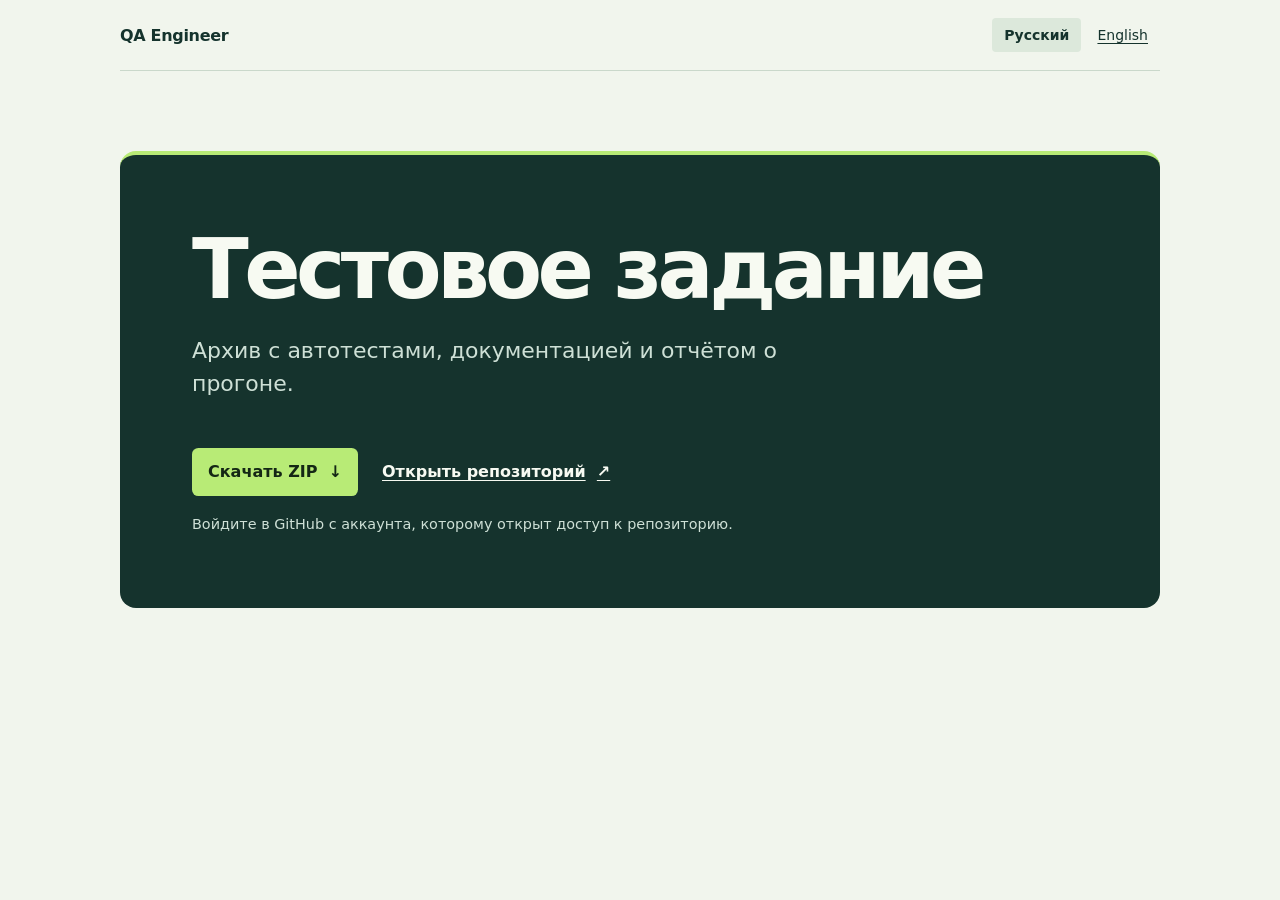
<file: index.html>
<!doctype html>
<html lang="ru">
<head>
  <meta charset="utf-8">
  <meta name="viewport" content="width=device-width, initial-scale=1">
  <meta name="description" content="Скачать архив с тестовым заданием QA Engineer.">
  <title>Тестовое задание QA Engineer</title>
  <link rel="alternate" hreflang="en" href="./en/">
  <link rel="stylesheet" href="./styles.css">
</head>
<body>
  <header class="header">
    <span class="brand">QA Engineer</span>
    <nav class="language" aria-label="Язык">
      <a href="./" lang="ru" hreflang="ru" aria-current="page">Русский</a>
      <a href="./en/" lang="en" hreflang="en">English</a>
    </nav>
  </header>
  <main class="card">
    <h1>Тестовое задание</h1>
    <p class="description">Архив с автотестами, документацией и отчётом о прогоне.</p>
    <div class="actions">
      <a class="download" href="https://github.com/AlfaLucky/toolshop-qa/releases/latest/download/toolshop-qa.zip">Скачать ZIP <span aria-hidden="true">↓</span></a>
      <a class="repository" href="https://github.com/AlfaLucky/toolshop-qa">Открыть репозиторий <span aria-hidden="true">↗</span></a>
    </div>
    <p class="access">Войдите в GitHub с аккаунта, которому открыт доступ к репозиторию.</p>
  </main>
</body>
</html>
</file>
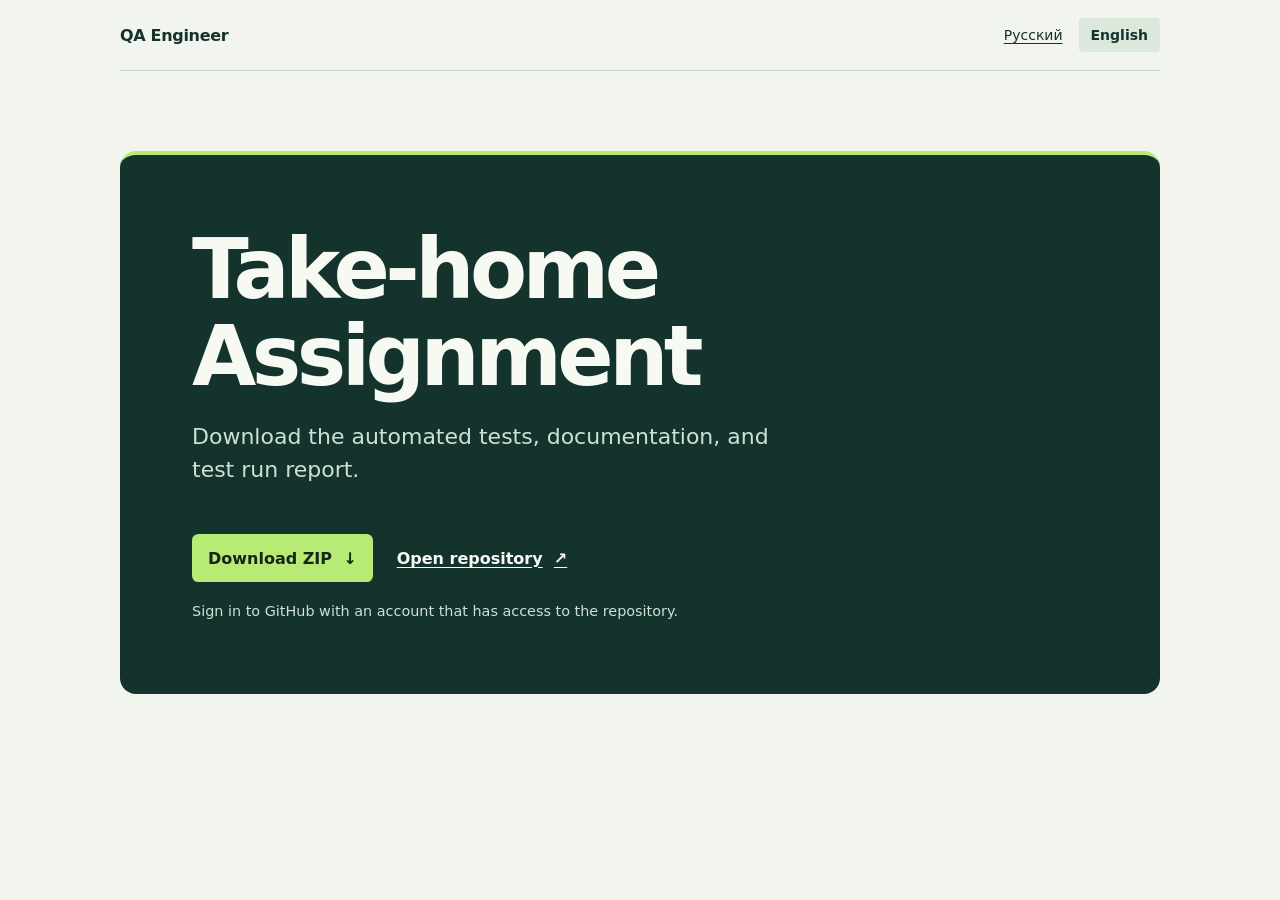
<file: en/index.html>
<!doctype html>
<html lang="en">
<head>
  <meta charset="utf-8">
  <meta name="viewport" content="width=device-width, initial-scale=1">
  <meta name="description" content="Download the QA Engineer take-home assignment.">
  <title>QA Engineer Take-home Assignment</title>
  <link rel="alternate" hreflang="ru" href="../">
  <link rel="stylesheet" href="../styles.css">
</head>
<body>
  <header class="header">
    <span class="brand">QA Engineer</span>
    <nav class="language" aria-label="Language">
      <a href="../" lang="ru" hreflang="ru">Русский</a>
      <a href="./" lang="en" hreflang="en" aria-current="page">English</a>
    </nav>
  </header>
  <main class="card">
    <h1>Take-home Assignment</h1>
    <p class="description">Download the automated tests, documentation, and test run report.</p>
    <div class="actions">
      <a class="download" href="https://github.com/AlfaLucky/toolshop-qa/releases/latest/download/toolshop-qa.zip">Download ZIP <span aria-hidden="true">↓</span></a>
      <a class="repository" href="https://github.com/AlfaLucky/toolshop-qa">Open repository <span aria-hidden="true">↗</span></a>
    </div>
    <p class="access">Sign in to GitHub with an account that has access to the repository.</p>
  </main>
</body>
</html>
</file>
<file: styles.css>
:root {
  color-scheme: light;
  font-family: Inter, system-ui, sans-serif;
  color: #15332d;
  background: #f1f5ed;
  font-synthesis: none;
}

* {
  box-sizing: border-box;
}

body {
  margin: 0 auto;
  max-width: 72rem;
  padding: 0 clamp(1rem, 5vw, 3.5rem) 3rem;
}

.header {
  display: flex;
  flex-wrap: wrap;
  align-items: center;
  justify-content: space-between;
  gap: 0.75rem 1rem;
  padding: 1.15rem 0;
  border-bottom: 1px solid #cad8cb;
}

.brand {
  font-weight: 750;
  letter-spacing: -0.02em;
}

a {
  text-underline-offset: 0.18em;
}

a:focus-visible {
  outline: 3px solid #678b37;
  outline-offset: 4px;
}

.language {
  display: flex;
  gap: 0.25rem;
}

.language a {
  color: inherit;
  font-size: 0.875rem;
  padding: 0.55rem 0.75rem;
}

.language a[aria-current="page"] {
  border-radius: 4px;
  background: #dce8db;
  font-weight: 650;
  text-decoration: none;
}

.card {
  margin-top: clamp(1.5rem, 7vw, 5rem);
  border-radius: 1rem;
  border-top: 0.25rem solid #b8eb76;
  background: #15332d;
  color: #f7faf2;
  padding: clamp(1.375rem, 6vw, 4.5rem);
}

h1 {
  margin: 0;
  font-size: clamp(2.15rem, 6.5vw, 5.25rem);
  line-height: 1.04;
  letter-spacing: -0.055em;
}

.description,
.access {
  color: #cee0d6;
  line-height: 1.5;
  max-width: 38rem;
}

.description {
  margin: 1.25rem 0 0;
  font-size: clamp(1.05rem, 2.4vw, 1.375rem);
}

.actions {
  display: flex;
  flex-wrap: wrap;
  align-items: center;
  gap: 0.7rem 1.5rem;
  margin-top: clamp(1.8rem, 5vw, 3rem);
}

.actions a {
  display: inline-flex;
  align-items: center;
  gap: 0.7rem;
  min-height: 3rem;
  font-weight: 700;
}

.actions a:focus-visible {
  outline-color: #b8eb76;
}

.download {
  padding: 0.65rem 1rem;
  border-radius: 0.4rem;
  background: #b8eb76;
  color: #142715;
  text-decoration: none;
}

.download:hover {
  background: #d0f5a2;
}

.repository {
  color: #f7faf2;
}

.access {
  margin: 1.15rem 0 0;
  font-size: 0.9rem;
}
</file>
